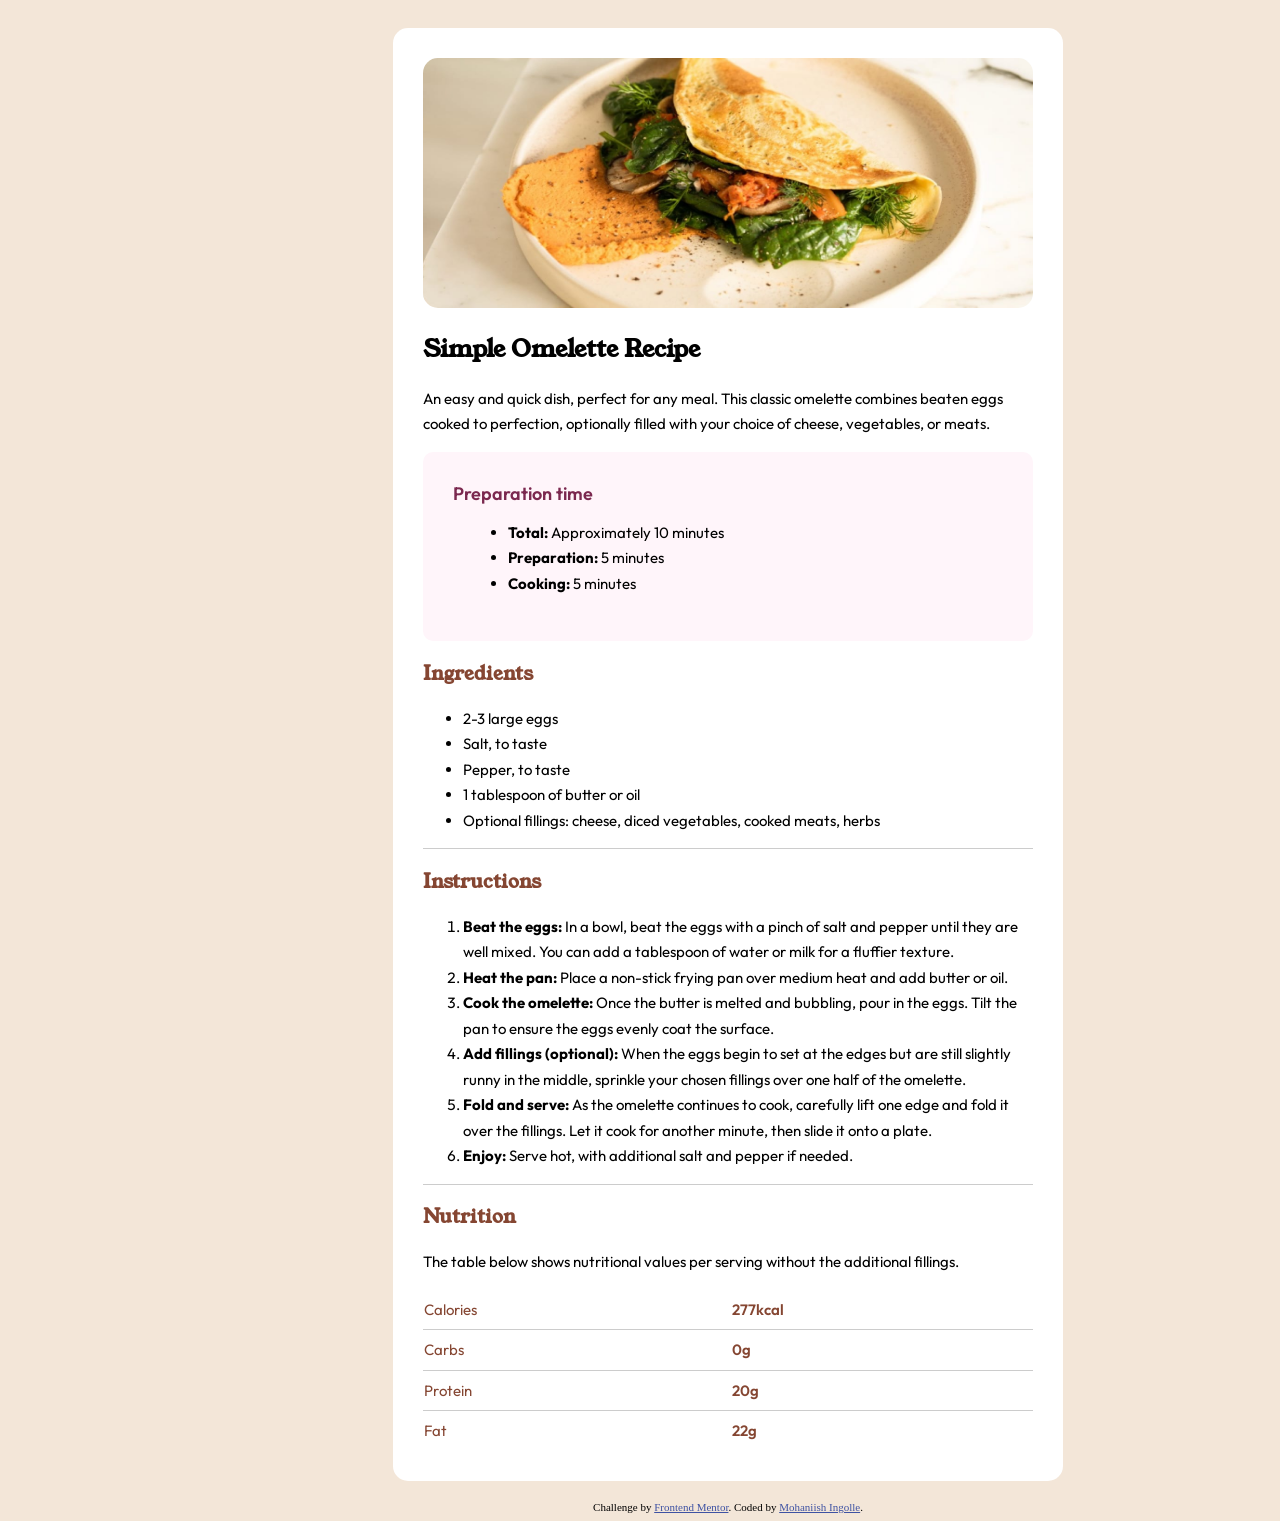
<file: index.html>
<!DOCTYPE html>
<html lang="en">
<head>
  <meta charset="UTF-8">
  <meta name="viewport" content="width=device-width, initial-scale=1.0"> <!-- displays site properly based on user's device -->

  <link rel="icon" type="image/png" sizes="32x32" href="./assets/images/favicon-32x32.png">
  <link rel = "stylesheet" href = "style.css">
  <link href="https://fonts.googleapis.com/css2?family=Young+Serif&display=swap" rel="stylesheet">
  <link href="https://fonts.googleapis.com/css2?family=Outfit:wght@100..900&display=swap" rel="stylesheet">
  <title>Frontend Mentor | Recipe page</title>

  <!-- Feel free to remove these styles or customise in your own stylesheet 👍 -->
  <style>
    .attribution { font-size: 11px; text-align: center; }
    .attribution a { color: hsl(228, 45%, 44%); }
  </style>
</head>

<body id="main">
  <main>
    <article id="container">
      <img id="mainimg" src="./assets/images/image-omelette.jpeg" alt="image">
      <h1 id="heading">Simple Omelette Recipe</h1> 

      <p id="para">
        An easy and quick dish, perfect for any meal. This classic omelette combines beaten eggs cooked 
        to perfection, optionally filled with your choice of cheese, vegetables, or meats.
      </p> 
      
      <div id="red" class="red-para">
        <div id ="redHead">Preparation time</div> 
          <ul id="redList">
            <li><strong>Total:</strong> Approximately 10 minutes</li>
            <li><strong>Preparation:</strong> 5 minutes</li>  
            <li><strong>Cooking:</strong> 5 minutes</li>  
          </ul>
            </div>

      <div id="ingredients">
        <h3 id="listHead">Ingredients</h3> 

        <ul id="ingrList">
          <li>2-3 large eggs</li>
          <li>Salt, to taste</li>
          <li>Pepper, to taste</li>
          <li>1 tablespoon of butter or oil</li>
          <li>Optional fillings: cheese, diced vegetables, cooked meats, herbs</li>
        </ul>
      </div>

      <div id="instructions">
        <h3 id="listHead">Instructions</h3> 
        
        <ol id="instList">
          <li><strong>Beat the eggs:</strong> In a bowl, beat the eggs with a pinch of salt and pepper until they are well mixed. 
              You can add a tablespoon of water or milk for a fluffier texture.</li>
          <li><strong>Heat the pan:</strong> Place a non-stick frying pan over medium heat and add butter or oil.</li>
          <li><strong>Cook the omelette:</strong> Once the butter is melted and bubbling, pour in the eggs. Tilt the pan to ensure 
              the eggs evenly coat the surface.</li>
          <li><strong>Add fillings (optional):</strong> When the eggs begin to set at the edges but are still slightly runny in the 
              middle, sprinkle your chosen fillings over one half of the omelette.</li>
          <li><strong>Fold and serve:</strong> As the omelette continues to cook, carefully lift one edge and fold it over the 
              fillings. Let it cook for another minute, then slide it onto a plate.</li>
          <li><strong>Enjoy:</strong> Serve hot, with additional salt and pepper if needed.</li>
          </ol>
      </div> 

    

      <div id="nutrition">
        <h3 id="listHead">Nutrition</h3>

        
        <p id="nutriPara">The table below shows nutritional values per serving without the additional fillings.</p>

        <table id="nutriFacts">
          <tbody>
            <tr>
              <td class="label">Calories</td>
              <td class="value">277kcal</td>
            </tr>
            <tr>
              <td class="label">Carbs</td>
              <td class="value">0g</td>
            </tr>
            <tr>
              <td class="label">Protein</td>
              <td class="value">20g</td>
            </tr>
            <tr>
              <td class="label">Fat</td>
              <td class="value">22g</td>
            </tr>
          </tbody>
        </table>
      </div> 
    </article>
  
  <div class="attribution">
    Challenge by <a href="https://www.frontendmentor.io?ref=challenge" target="_blank">Frontend Mentor</a>. 
    Coded by <a href="#">Mohaniish Ingolle</a>.
  </div>
  </main>
</body>
</html>
</file>
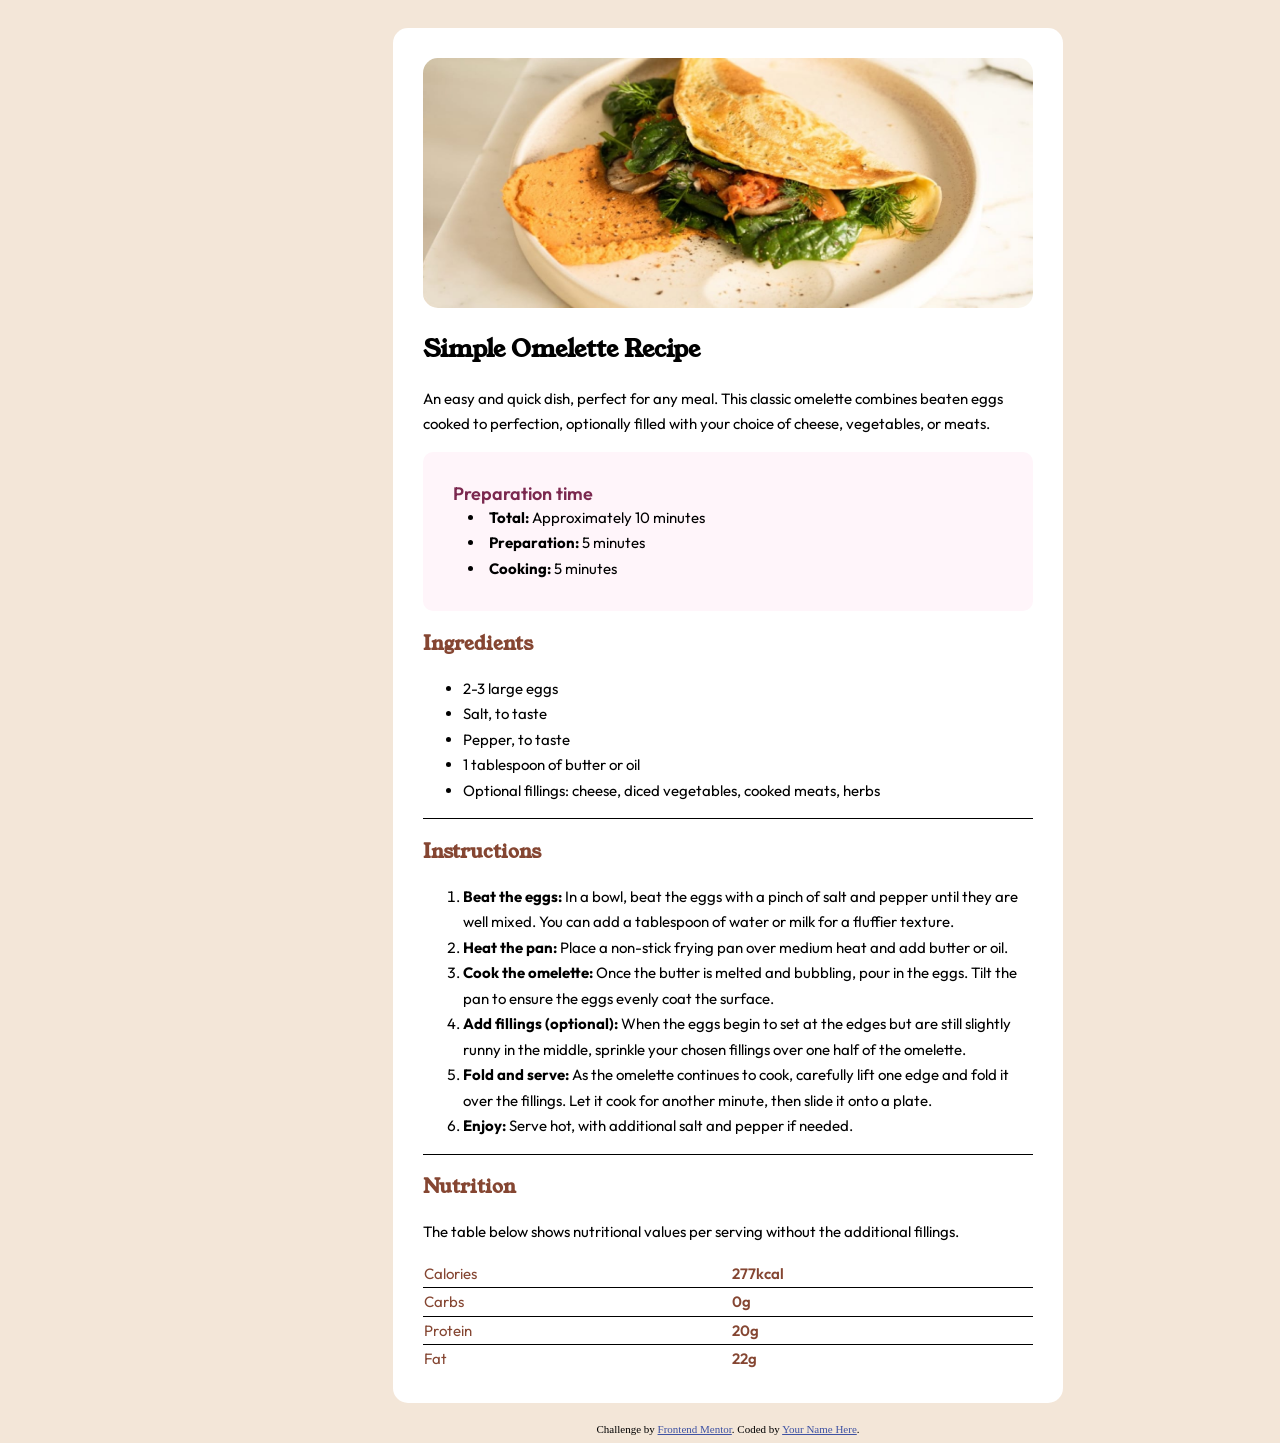
<file: recipe-page-main/index.html>
<!DOCTYPE html>
<html lang="en">
<head>
  <meta charset="UTF-8">
  <meta name="viewport" content="width=device-width, initial-scale=1.0"> <!-- displays site properly based on user's device -->

  <link rel="icon" type="image/png" sizes="32x32" href="./assets/images/favicon-32x32.png">
  <link rel = "stylesheet" href = "style.css">
  <link href="https://fonts.googleapis.com/css2?family=Young+Serif&display=swap" rel="stylesheet">
  <link href="https://fonts.googleapis.com/css2?family=Outfit:wght@100..900&display=swap" rel="stylesheet">
  <title>Frontend Mentor | Recipe page</title>

  <!-- Feel free to remove these styles or customise in your own stylesheet 👍 -->
  <style>
    .attribution { font-size: 11px; text-align: center; }
    .attribution a { color: hsl(228, 45%, 44%); }
  </style>
</head>

<body id="main">
  <main>
    <article id="container">
      <img id="mainimg" src="./assets/images/image-omelette.jpeg" alt="image">
      <h2 id="heading">Simple Omelette Recipe</h2> 

      <p id="para">
        An easy and quick dish, perfect for any meal. This classic omelette combines beaten eggs cooked 
        to perfection, optionally filled with your choice of cheese, vegetables, or meats.
      </p> 
      
      <div id="red" class="red-para">
        <div id ="redHead">Preparation time</div> 
        <li id="redList"><strong>Total:</strong> Approximately 10 minutes</li>
        <li id="redList"><strong>Preparation:</strong> 5 minutes</li>  
        <li id="redList"><strong>Cooking:</strong> 5 minutes</li>  
      </div>

      <div id="ingredients">
        <h3 id="listHead">Ingredients</h3> 

        <ul id="ingrList">
          <li>2-3 large eggs</li>
          <li>Salt, to taste</li>
          <li>Pepper, to taste</li>
          <li>1 tablespoon of butter or oil</li>
          <li>Optional fillings: cheese, diced vegetables, cooked meats, herbs</li>
        </ul>
      </div>

      <div id="instructions">
        <h3 id="listHead">Instructions</h3> 
        
        <ol id="instList">
          <li><strong>Beat the eggs:</strong> In a bowl, beat the eggs with a pinch of salt and pepper until they are well mixed. 
              You can add a tablespoon of water or milk for a fluffier texture.</li>
          <li><strong>Heat the pan:</strong> Place a non-stick frying pan over medium heat and add butter or oil.</li>
          <li><strong>Cook the omelette:</strong> Once the butter is melted and bubbling, pour in the eggs. Tilt the pan to ensure 
              the eggs evenly coat the surface.</li>
          <li><strong>Add fillings (optional):</strong> When the eggs begin to set at the edges but are still slightly runny in the 
              middle, sprinkle your chosen fillings over one half of the omelette.</li>
          <li><strong>Fold and serve:</strong> As the omelette continues to cook, carefully lift one edge and fold it over the 
              fillings. Let it cook for another minute, then slide it onto a plate.</li>
          <li><strong>Enjoy:</strong> Serve hot, with additional salt and pepper if needed.</li>
          </ol>
      </div> 

    

      <div id="nutrition">
        <h3 id="listHead">Nutrition</h3>

        
        <p id="nutriPara">The table below shows nutritional values per serving without the additional fillings.</p>

        <table id="nutriFacts">
          <tbody>
            <tr>
              <td class="label">Calories</td>
              <td class="value">277kcal</td>
            </tr>
            <tr>
              <td class="label">Carbs</td>
              <td class="value">0g</td>
            </tr>
            <tr>
              <td class="label">Protein</td>
              <td class="value">20g</td>
            </tr>
            <tr>
              <td class="label">Fat</td>
              <td class="value">22g</td>
            </tr>
          </tbody>
        </table>
      </div>  

      

    </article>
  </main>
  
    
  <div class="attribution">
    Challenge by <a href="https://www.frontendmentor.io?ref=challenge" target="_blank">Frontend Mentor</a>. 
    Coded by <a href="#">Your Name Here</a>.
  </div>
</body>
</html>
</file>
<file: style.css>
#main{
    display: flex;
    flex-direction: column;
    justify-content: center;
    align-items: center;
    text-align: left;
    background-color: hsl(30, 54%, 90%);
    width: 1440px;
    height: 100%;
}

#container{
    box-sizing: border-box;
    max-width: 670px;
    width: 100%;
    background-color: white;
    padding: 30px;
    border-radius: 15px;
    margin: 20px;
    font-style: normal;
}

#mainimg{
    height: 250px;
    width: 100%;
    border-radius: 15px;
}

#heading{
    font-family: "Young Serif", serif;
    font-weight: 700;
}

#redHead{
    font-family: "Outfit", sans-serif;
    font-size: 18px;
    font-weight: 600;
    color: hsl(332, 51%, 32%);
}

#red{
    padding: 30px;
    background-color: hsl(330, 100%, 98%);
    border-radius: 10px;
}

#redList{
    margin-left: 15px;
}

#ingredients, #instructions{
    border-bottom: 1px solid  rgba(0, 0, 0, 0.2);
}

#para, #redList, #instList, #ingrList, #nutriPara, #nutriFacts{
    font-family: "Outfit", sans-serif;
    font-size: 15px;
    font-weight: 400;
    line-height: 1.7;
}

#listHead{
    font-family: "Young Serif", serif;
    color: hsl(14, 45%, 36%);
}

#nutriFacts{
    width: 100%;
    border-collapse: collapse;
    margin-top: 15px;
    color: hsl(14, 45%, 36%);

}

#nutriFacts tr{
    line-height: 2.5;
    margin-top: 10px;
    border-bottom: 1px rgba(0, 0, 0, 0.2) solid;
}

#nutriFacts tr:last-child {
    border-bottom: none;
}

.value{
    font-weight: 600;
}
</file>
<file: recipe-page-main/style.css>
#main{
    display: flex;
    flex-direction: column;
    justify-content: center;
    align-items: center;
    text-align: left;
    background-color: hsl(30, 54%, 90%);
    width: 1440px;
    height: 100%;
}

#container{
    box-sizing: border-box;
    max-width: 670px;
    width: 100%;
    background-color: white;
    padding: 30px;
    border-radius: 15px;
    margin: 20px;
    font-style: normal;
}

#mainimg{
    height: 250px;
    width: 100%;
    border-radius: 15px;
}

#heading{
    font-family: "Young Serif", serif;
    font-weight: 700;
}

#redHead{
    font-family: "Outfit", sans-serif;
    font-size: 18px;
    font-weight: 600;
    color: hsl(332, 51%, 32%);
}

#red{
    padding: 30px;
    background-color: hsl(330, 100%, 98%);
    border-radius: 10px;
}

#redList{
    margin-left: 15px;
}

#ingredients, #instructions{
    border-bottom: 1px solid black;
}

#para, #redList, #instList, #ingrList, #nutriPara, #nutriFacts{
    font-family: "Outfit", sans-serif;
    font-size: 15px;
    font-weight: 400;
    line-height: 1.7;
}

#listHead{
    font-family: "Young Serif", serif;
    color: hsl(14, 45%, 36%);
}

#nutriFacts{
    width: 100%;
    border-collapse: collapse;
    margin-top: 15px;
    color: hsl(14, 45%, 36%);

}

#nutriFacts tr{
    margin-top: 10px;
    border-bottom: 1px black solid;
}

#nutriFacts tr:last-child {
    border-bottom: none;
}

.value{
    font-weight: 600;
}
</file>
